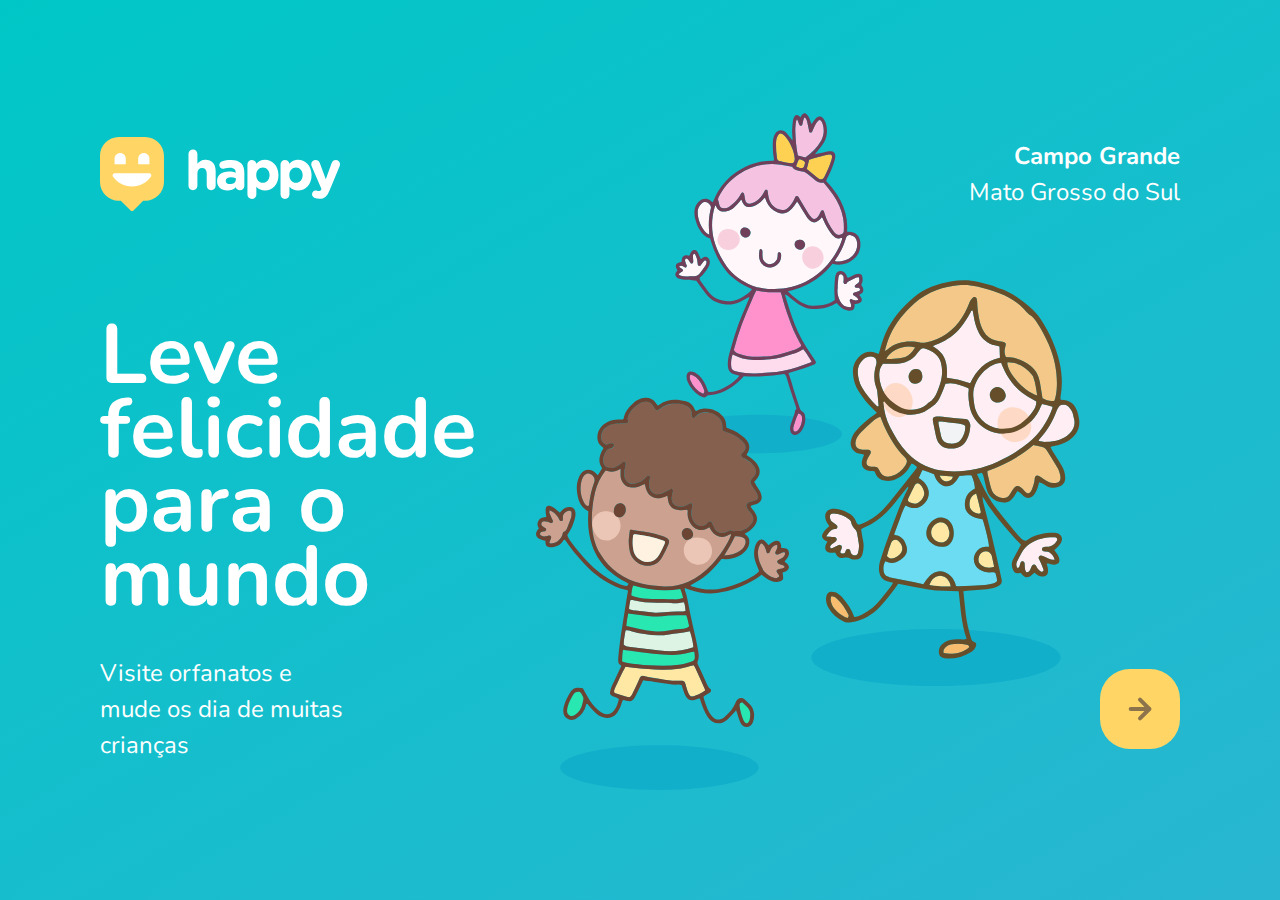
<file: index.html>
<!DOCTYPE html>
<html lang="pt_BR">

<head>
    <meta charset="UTF-8">
    <meta name="viewport" content="width=device-width, initial-scale=1.0">
    <title>Happy</title>
    <link rel="icon" href="./public/images/logo-icon.png">
    <link rel="stylesheet" href="./public/css/main.css">
    <link rel="stylesheet" href="./public/css/animation.css">
    <link rel="stylesheet" href="./public/css/page-landing.css">
    <link href="https://fonts.googleapis.com/css2?family=Nunito:wght@400;600;800&display=swap" rel="stylesheet">
</head>

<body>
    <div id="page-landing">

        <div id="container">
            <header id="happy-header">
                <img class="animate-up" src="./public/images/logo.svg" alt="Logo Happy">


                <div class="location animate-up">
                    <strong>Campo Grande</strong>
                    <p>Mato Grosso do Sul</p>
                </div>

            </header>
            <main>
                <h1 class="animate-up">Leve felicidade para o mundo</h1>

                <section class="visit">
                    <p class="animate-up">Visite orfanatos e mude os dia de muitas crianças</p>
                    <a class="animate-up" href="/orphanages.html" title="Visite orfanatos">
                        <img src="./public/images/arrow.svg" alt="Ir para o mapa">
                    </a>
                </section>
            </main>
        </div>

    </div>
</body>

</html>
</file>
<file: public/css/main.css>
* {
    margin: 0;
    padding: 0;
    box-sizing: border-box;
}

:root {
    font-size: 62.5%;
}

body {
    height: 100vh;
    color: white;
    background: #FBF2F5;
}

body, input, button, textarea {
    font: 400 1.8rem/1 'Nunito', sans-serif;
}
</file>
<file: public/css/animation.css>
@keyframes up {
    from {
        opacity: 0;
        transform: translatey(16px);
    }
    to {
        opacity: 1;
        transform: translateY(0);
    }
}

@keyframes right{
    from{
        transform: translateX(-100%);
    }

    to{
        transform: translateX(0);
    }
}

@keyframes appear{
    from{
        opacity:0;
    }

    to{
        opacity:1;
    }
}

.animate-up {
    animation-name: up;
    animation-duration: 300ms;
    animation-fill-mode: backwards;
}

.animate-right{
    animation-name: right;
    animation-duration: 300ms;

}

.animate-appear{
    animation-name: appear;
    animation-duration: 300ms;
    animation-fill-mode: backwards;
}
</file>
<file: public/css/page-landing.css>
#page-landing {
    background: linear-gradient(329.54deg, #29B6D1 0%, #00C7C7 100%);
    text-align: center;
    min-height: 100vh;
    display: flex;
}

#container {
    margin: auto;
    width: min(90%,112rem);
}

.location, h1, .visit p {
    height: 16vh;
}



.visit a:hover{
    background: #96FEFF;
}

#logo {
    animation-delay: 50ms;
}

.location {
    animation-delay: 100ms;
}

main h1 {
    animation-delay: 150ms;
    font-size: clamp(4rem, 8vw, 8.4rem);
}

.visit p {
    animation-delay: 200ms;
}

.visit a {
    width: 8rem;
    height: 8rem;
    background: #FFD666;
    border: none;
    border-radius: 3rem;
    display: flex;
    align-items: center;
    justify-content: center;
    margin: 0 auto;
    transition: background 200ms;

    animation-delay: 250ms;
}

/* desktop-version */

@media(min-width:760px){
    
    #container{
        padding: 5rem 2rem;
        background: url('../images/bg.svg')no-repeat 80%/clamp(30rem, 54vw, 56rem);
        
    }


    header{
        display:flex;
        align-items:center;
        justify-content: space-between;
    }
    .location, h1, .visit p{
        height: initial;
        text-align:initial;
    }

    .location{
        text-align:right;
        font-size:2.4rem;
        line-height: 1.5;
    }

    main h1{
        font-weight:bold;
        line-height: .88;


        margin: clamp(10%, 9vh, 12%) 0 4rem;


        width:min(300px,80%);
    }

    .visit{
        display:flex;
        align-items: center;
        justify-content: space-between;
    }

    .visit p{
        font-size:2.4rem;
        line-height:1.5;
        width: clamp(20rem, 20vw, 30rem);
    }

    .visit a{
        margin:initial;
    }
}
</file>
